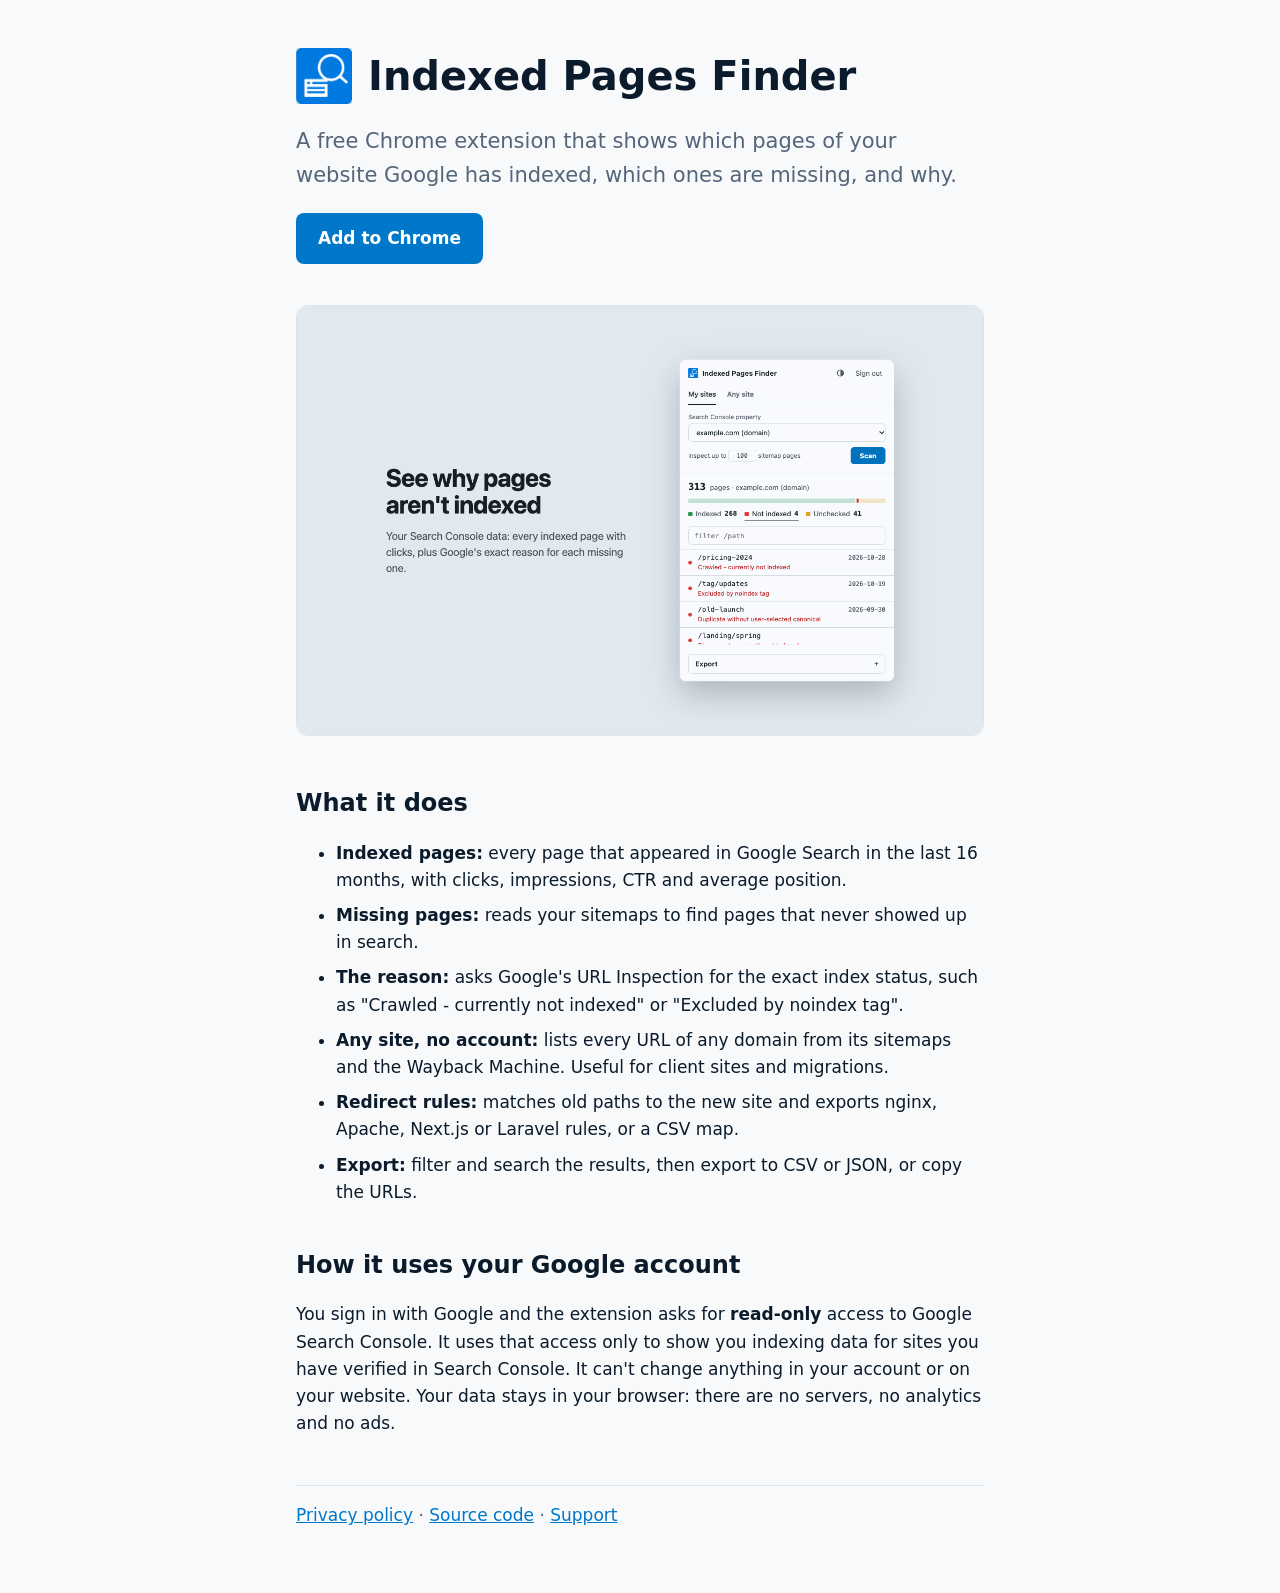
<file: docs/index.html>
<!doctype html>
<html lang="en">
<head>
  <meta charset="utf-8" />
  <meta name="viewport" content="width=device-width, initial-scale=1" />
  <title>Indexed Pages Finder</title>
  <meta name="description" content="Free Chrome extension that shows which of your pages Google has indexed, which are missing, and why, using your Google Search Console data." />
  <link rel="icon" href="icon128.png" />
  <link rel="stylesheet" href="site.css" />
</head>
<body>
  <main>
    <header>
      <img src="icon128.png" alt="" width="56" height="56" />
      <h1>Indexed Pages Finder</h1>
    </header>
    <p class="lead">A free Chrome extension that shows which pages of your website Google has indexed, which ones are missing, and why.</p>
    <p><a class="button" href="https://chromewebstore.google.com/detail/indexed-pages-finder/kocknephdohmkkncdocjfchbdelhmoin">Add to Chrome</a></p>

    <img class="shot" src="screenshots/1-why-not-indexed.png" alt="The extension popup listing pages that are not indexed, each with Google's reason" />

    <h2>What it does</h2>
    <ul>
      <li><strong>Indexed pages:</strong> every page that appeared in Google Search in the last 16 months, with clicks, impressions, CTR and average position.</li>
      <li><strong>Missing pages:</strong> reads your sitemaps to find pages that never showed up in search.</li>
      <li><strong>The reason:</strong> asks Google's URL Inspection for the exact index status, such as "Crawled - currently not indexed" or "Excluded by noindex tag".</li>
      <li><strong>Any site, no account:</strong> lists every URL of any domain from its sitemaps and the Wayback Machine. Useful for client sites and migrations.</li>
      <li><strong>Redirect rules:</strong> matches old paths to the new site and exports nginx, Apache, Next.js or Laravel rules, or a CSV map.</li>
      <li><strong>Export:</strong> filter and search the results, then export to CSV or JSON, or copy the URLs.</li>
    </ul>

    <h2>How it uses your Google account</h2>
    <p>You sign in with Google and the extension asks for <strong>read-only</strong> access to Google Search Console. It uses that access only to show you indexing data for sites you have verified in Search Console. It can't change anything in your account or on your website. Your data stays in your browser: there are no servers, no analytics and no ads.</p>

    <footer>
      <a href="privacy.html">Privacy policy</a> ·
      <a href="https://github.com/emran-alhaddad/indexed_pages_finder_extension">Source code</a> ·
      <a href="https://github.com/emran-alhaddad/indexed_pages_finder_extension/issues">Support</a>
    </footer>
  </main>
</body>
</html>
</file>
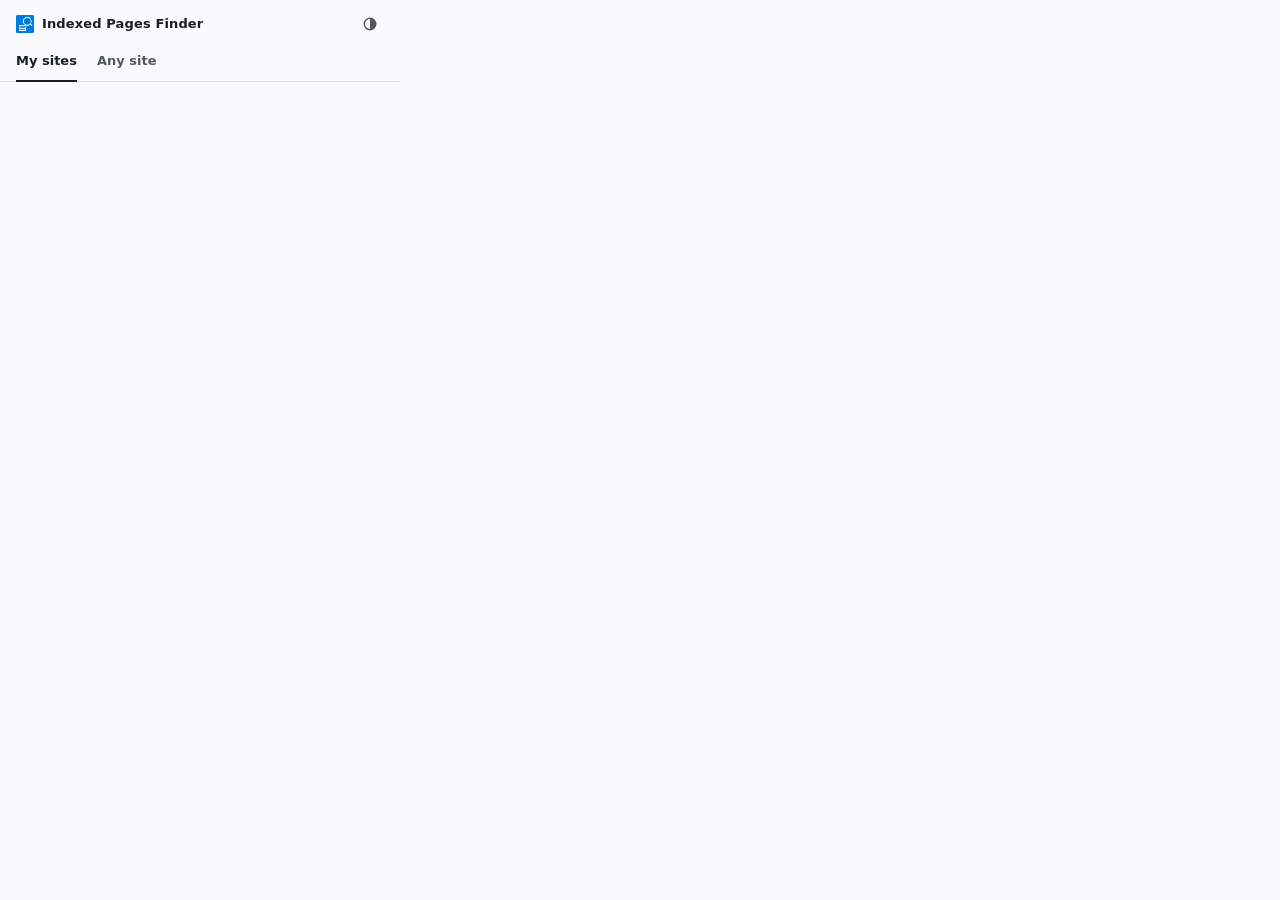
<file: popup.html>
<!DOCTYPE html>
<html lang="en">
<head>
  <meta charset="UTF-8" />
  <title>Indexed Pages Finder</title>
  <style>
    :root {
      color-scheme: light;
      --bg: oklch(0.985 0.004 240);
      --panel: oklch(0.955 0.008 240);
      --ink: oklch(0.23 0.02 250);
      --muted: oklch(0.46 0.02 250);
      --line: oklch(0.89 0.01 245);
      --accent: oklch(0.53 0.15 245);
      --accent-ink: oklch(0.99 0 0);
      --ok: oklch(0.6 0.14 152);
      --ok-ink: oklch(0.45 0.12 152);
      --bad: oklch(0.6 0.2 27);
      --bad-ink: oklch(0.5 0.19 27);
      --warn: oklch(0.75 0.15 75);
      --warn-ink: oklch(0.5 0.11 65);
      --mono: ui-monospace, "SF Mono", Menlo, Consolas, monospace;
      --ease: cubic-bezier(0.25, 1, 0.5, 1);
    }
    :root[data-theme="dark"] {
      color-scheme: dark;
      --bg: oklch(0.2 0.012 250);
      --panel: oklch(0.245 0.014 250);
      --ink: oklch(0.95 0.005 250);
      --muted: oklch(0.73 0.015 250);
      --line: oklch(0.33 0.015 250);
      --accent: oklch(0.75 0.13 235);
      --accent-ink: oklch(0.18 0.02 250);
      --ok: oklch(0.72 0.15 152);
      --ok-ink: oklch(0.78 0.14 152);
      --bad: oklch(0.68 0.19 27);
      --bad-ink: oklch(0.76 0.15 27);
      --warn: oklch(0.8 0.14 80);
      --warn-ink: oklch(0.83 0.12 80);
    }
    @media (prefers-color-scheme: dark) {
      :root:not([data-theme="light"]) {
        color-scheme: dark;
        --bg: oklch(0.2 0.012 250);
        --panel: oklch(0.245 0.014 250);
        --ink: oklch(0.95 0.005 250);
        --muted: oklch(0.73 0.015 250);
        --line: oklch(0.33 0.015 250);
        --accent: oklch(0.75 0.13 235);
        --accent-ink: oklch(0.18 0.02 250);
        --ok: oklch(0.72 0.15 152);
        --ok-ink: oklch(0.78 0.14 152);
        --bad: oklch(0.68 0.19 27);
        --bad-ink: oklch(0.76 0.15 27);
        --warn: oklch(0.8 0.14 80);
        --warn-ink: oklch(0.83 0.12 80);
      }
    }

    * { box-sizing: border-box; }
    body {
      margin: 0;
      width: 400px;
      max-height: 600px; /* Chrome's popup limit; the ledger scrolls, Export stays visible */
      display: flex;
      flex-direction: column;
      background: var(--bg);
      color: var(--ink);
      font: 13px/1.45 system-ui, -apple-system, "Segoe UI", sans-serif;
    }
    button, input, select { font: inherit; color: inherit; }
    :focus-visible { outline: 2px solid var(--accent); outline-offset: 2px; }
    [hidden] { display: none !important; }
    body > :not(.results) { flex-shrink: 0; } /* only the results area may shrink to fit 600px */

    /* Top bar */
    .top { display: flex; align-items: center; gap: 8px; padding: 12px 16px 0; }
    .top img { width: 18px; height: 18px; }
    .top h1 { margin: 0; font-size: 13px; font-weight: 650; flex: 1; letter-spacing: 0.01em; }
    .icon-btn, .text-btn {
      background: none; border: 0; padding: 4px 6px; border-radius: 6px; cursor: pointer; color: var(--muted);
    }
    .icon-btn:hover, .text-btn:hover { color: var(--ink); background: var(--panel); }
    .icon-btn svg { display: block; width: 16px; height: 16px; }

    /* Mode switch: two words on a ruler, the active one sits on the line */
    .modes { display: flex; gap: 20px; padding: 10px 16px 0; border-bottom: 1px solid var(--line); }
    .modes button {
      background: none; border: 0; padding: 6px 0 9px; cursor: pointer; color: var(--muted);
      font-weight: 550; border-bottom: 2px solid transparent; margin-bottom: -1px;
      transition: color 160ms var(--ease), border-color 160ms var(--ease);
    }
    .modes button[aria-selected="true"] { color: var(--ink); border-color: var(--ink); }

    .pane { padding: 14px 16px 4px; }
    .lede { margin: 0 0 12px; color: var(--muted); max-width: 46ch; }
    label.k { display: block; font-size: 11.5px; color: var(--muted); margin-bottom: 4px; }
    .field {
      width: 100%; height: 34px; padding: 0 10px; border-radius: 7px;
      border: 1px solid var(--line); background: var(--bg);
    }
    .field.mono { font-family: var(--mono); font-size: 13px; }
    .field:hover { border-color: color-mix(in oklch, var(--line), var(--ink) 25%); }
    .run { display: flex; align-items: center; gap: 8px; margin-top: 10px; }
    .run .fine { flex: 1; color: var(--muted); font-size: 11.5px; }
    .run .fine input {
      width: 52px; height: 22px; padding: 0 4px; border: 1px solid var(--line); border-radius: 5px;
      background: var(--bg); font-family: var(--mono); font-size: 11.5px; text-align: right;
    }
    .btn {
      height: 32px; padding: 0 16px; border-radius: 7px; border: 1px solid var(--accent);
      background: var(--accent); color: var(--accent-ink); font-weight: 600; cursor: pointer;
      transition: filter 160ms var(--ease);
    }
    .btn:hover { filter: brightness(1.08); }
    .btn:active { filter: brightness(0.95); }
    .btn:disabled { opacity: 0.5; cursor: default; filter: none; }
    .btn.ghost { background: transparent; color: var(--ink); border-color: var(--line); }
    .btn.ghost:hover { background: var(--panel); filter: none; }
    .btn.wide { width: 100%; }

    /* Status readout */
    .readout { padding: 10px 16px 0; min-height: 22px; font-size: 11.5px; color: var(--muted); }
    .readout:not(.error) { font-family: var(--mono); }
    .readout.error { color: var(--bad-ink); }
    .readout:empty { min-height: 0; padding: 0; }
    .readout .note { display: block; font-family: inherit; color: var(--warn-ink); margin-top: 2px; }
    .track { height: 2px; margin: 8px 16px 0; background: var(--line); overflow: hidden; border-radius: 2px; }
    .track i { display: block; height: 100%; background: var(--accent); transform-origin: left; transform: scaleX(0); transition: transform 250ms var(--ease); }
    .track.busy i { width: 30%; transform: none; animation: sweep 1.1s var(--ease) infinite; }
    @keyframes sweep { from { transform: translateX(-100%); } to { transform: translateX(340%); } }

    /* Results */
    .results { margin-top: 12px; border-top: 1px solid var(--line); display: flex; flex-direction: column; flex: 1; min-height: 0; }
    .results > :not(.ledger) { flex-shrink: 0; }
    /* Export open: the drawer takes the list's room (popup height is capped at 600px). */
    .results:has(.export[open]) :is(.ledger, .more, .filter) { display: none; }
    .sum { display: flex; align-items: baseline; gap: 8px; padding: 12px 16px 8px; }
    .sum button { background: none; border: 0; padding: 0; cursor: pointer; font-family: var(--mono); font-size: 18px; font-weight: 600; font-variant-numeric: tabular-nums; }
    .sum button:hover { color: var(--accent); }
    .sum .of { color: var(--muted); flex: 1; min-width: 0; overflow: hidden; text-overflow: ellipsis; white-space: nowrap; }
    .meter { display: flex; height: 8px; margin: 0 16px; gap: 2px; }
    .meter span { border-radius: 2px; min-width: 3px; transition: flex-grow 250ms var(--ease), opacity 160ms; }
    .meter.filtered span:not(.on) { opacity: 0.25; }
    .legend { display: flex; flex-wrap: wrap; gap: 2px 14px; padding: 8px 16px 0; }
    .legend button {
      display: inline-flex; align-items: center; gap: 6px; background: none; border: 0; padding: 3px 0;
      cursor: pointer; color: var(--muted); border-bottom: 1px solid transparent;
    }
    .legend button b { font-family: var(--mono); font-weight: 600; color: var(--ink); font-variant-numeric: tabular-nums; }
    .legend button[aria-pressed="true"] { color: var(--ink); border-bottom-color: var(--ink); }
    .legend .sw { width: 8px; height: 8px; border-radius: 2px; }
    .ok { background: var(--ok); } .bad { background: var(--bad); } .warn { background: var(--warn); } .all { background: var(--muted); }

    .filter { margin: 10px 16px 0; }
    .ledger { list-style: none; margin: 8px 0 0; padding: 0; flex: 1; min-height: 96px; overflow-y: auto; border-top: 1px solid var(--line); }
    .ledger li { display: grid; grid-template-columns: 8px 1fr auto; column-gap: 10px; padding: 6px 16px; border-bottom: 1px solid var(--line); align-items: baseline; }
    .ledger li:hover { background: var(--panel); }
    .ledger .sw { width: 7px; height: 7px; border-radius: 50%; align-self: center; grid-row: 1 / span 2; }
    .ledger a { font-family: var(--mono); font-size: 13px; color: var(--ink); text-decoration: none; white-space: nowrap; overflow: hidden; text-overflow: ellipsis; }
    .ledger a:hover { color: var(--accent); text-decoration: underline; }
    .ledger .n { font-family: var(--mono); font-size: 11.5px; color: var(--muted); font-variant-numeric: tabular-nums; text-align: right; }
    .ledger .why { grid-column: 2 / span 2; font-size: 11.5px; color: var(--muted); white-space: nowrap; overflow: hidden; text-overflow: ellipsis; }
    .ledger .why.bad { background: none; color: var(--bad-ink); }
    .more { padding: 8px 16px 0; font-size: 11.5px; color: var(--muted); }

    /* Export drawer */
    .export { margin: 10px 16px 14px; border: 1px solid var(--line); border-radius: 8px; flex-shrink: 0; }
    .export summary { list-style: none; cursor: pointer; padding: 8px 12px; font-weight: 600; display: flex; justify-content: space-between; }
    .export summary::-webkit-details-marker { display: none; }
    .export summary::after { content: "+"; font-family: var(--mono); color: var(--muted); }
    .export[open] summary::after { content: "−"; }
    .export .body { padding: 0 12px 12px; }
    .row { display: flex; gap: 6px; }
    .row .btn { flex: 1; height: 30px; padding: 0 8px; font-weight: 550; }
    .redir { margin-top: 12px; padding-top: 10px; border-top: 1px dashed var(--line); }
    .redir h2 { margin: 0 0 2px; font-size: 13px; }
    .redir p { margin: 0 0 8px; color: var(--muted); font-size: 11.5px; }
    .redir .row { margin-top: 6px; }
    .redir select.field { flex: 1; }

    @media (prefers-reduced-motion: reduce) {
      *, *::before, *::after { transition: none !important; animation: none !important; }
      .track.busy i { width: 100%; opacity: 0.5; }
    }
  </style>
</head>
<body>
  <div class="top">
    <img src="icons/icon32.png" alt="" />
    <h1>Indexed Pages Finder</h1>
    <button class="icon-btn" id="themeBtn" title="Switch light / dark" aria-label="Switch light or dark theme">
      <svg viewBox="0 0 16 16" fill="currentColor" aria-hidden="true"><path d="M8 1.5a6.5 6.5 0 1 0 0 13 6.5 6.5 0 0 0 0-13Zm0 1.5v10a5 5 0 0 1 0-10Z"/></svg>
    </button>
    <button class="text-btn" id="signOutBtn" hidden>Sign out</button>
  </div>

  <div class="modes" role="tablist" aria-label="Data source">
    <button role="tab" id="tabGsc" aria-selected="true" aria-controls="paneGsc">My sites</button>
    <button role="tab" id="tabAny" aria-selected="false" aria-controls="paneAny">Any site</button>
  </div>

  <section class="pane" id="paneGsc" role="tabpanel" aria-labelledby="tabGsc">
    <div id="signedOut" hidden>
      <p class="lede">Real index data from Google Search Console for sites you've verified: indexed pages, clicks, and the exact reason a page is missing. Read-only.</p>
      <button class="btn wide" id="signInBtn">Sign in with Google</button>
      <p class="lede" style="margin:10px 0 0;font-size:11.5px">Not your site? Use <button class="text-btn" data-goto="any" style="padding:0;color:var(--accent)">Any site</button>.</p>
    </div>
    <div id="signedIn" hidden>
      <label class="k" for="site">Search Console property</label>
      <select class="field" id="site"></select>
      <div class="run">
        <label class="fine" for="inspectLimit">Inspect up to <input type="number" id="inspectLimit" min="0" max="2000" step="50" value="100" /> sitemap pages</label>
        <button class="btn" id="scanBtn">Scan</button>
      </div>
    </div>
  </section>

  <section class="pane" id="paneAny" role="tabpanel" aria-labelledby="tabAny" hidden>
    <label class="k" for="host">Domain</label>
    <input class="field mono" id="host" placeholder="oldclient.com" spellcheck="false" autocomplete="off" />
    <div class="run">
      <span class="fine">Sitemaps + Wayback Machine. No sign-in. Archive lookups can take a minute.</span>
      <button class="btn" id="scanAnyBtn">Scan</button>
    </div>
  </section>

  <div class="readout" id="status" role="status" aria-live="polite"></div>
  <div class="track" id="track" hidden><i id="bar"></i></div>

  <section class="results" id="results" hidden>
    <div class="sum"><button id="total" title="Show all" aria-pressed="true">0</button><span class="of" id="sumText">pages</span></div>
    <div class="meter" id="meter" aria-hidden="true"></div>
    <div class="legend" id="legend" role="group" aria-label="Filter by status"></div>
    <div class="filter"><input type="search" class="field mono" id="search" placeholder="filter /path" aria-label="Filter by path" /></div>
    <ul class="ledger" id="list"></ul>
    <div class="more" id="more"></div>

    <details class="export" id="exportBox">
      <summary>Export</summary>
      <div class="body">
        <div class="row">
          <button class="btn ghost" id="csvBtn">CSV</button>
          <button class="btn ghost" id="jsonBtn">JSON</button>
          <button class="btn ghost" id="copyBtn">Copy URLs</button>
        </div>
        <div class="redir">
          <h2>Redirect rules</h2>
          <p>Matches each path to the new site's sitemap: same path first, then same slug. Unmatched paths are listed as TODO.</p>
          <label class="k" for="newSite">New site</label>
          <input class="field mono" id="newSite" placeholder="newclient.com" spellcheck="false" autocomplete="off" />
          <div class="row">
            <select class="field" id="format" aria-label="Redirect format"></select>
            <button class="btn" id="rulesBtn">Download</button>
          </div>
        </div>
      </div>
    </details>
  </section>

  <script src="lib.js"></script>
  <script src="popup.js"></script>
</body>
</html>
</file>
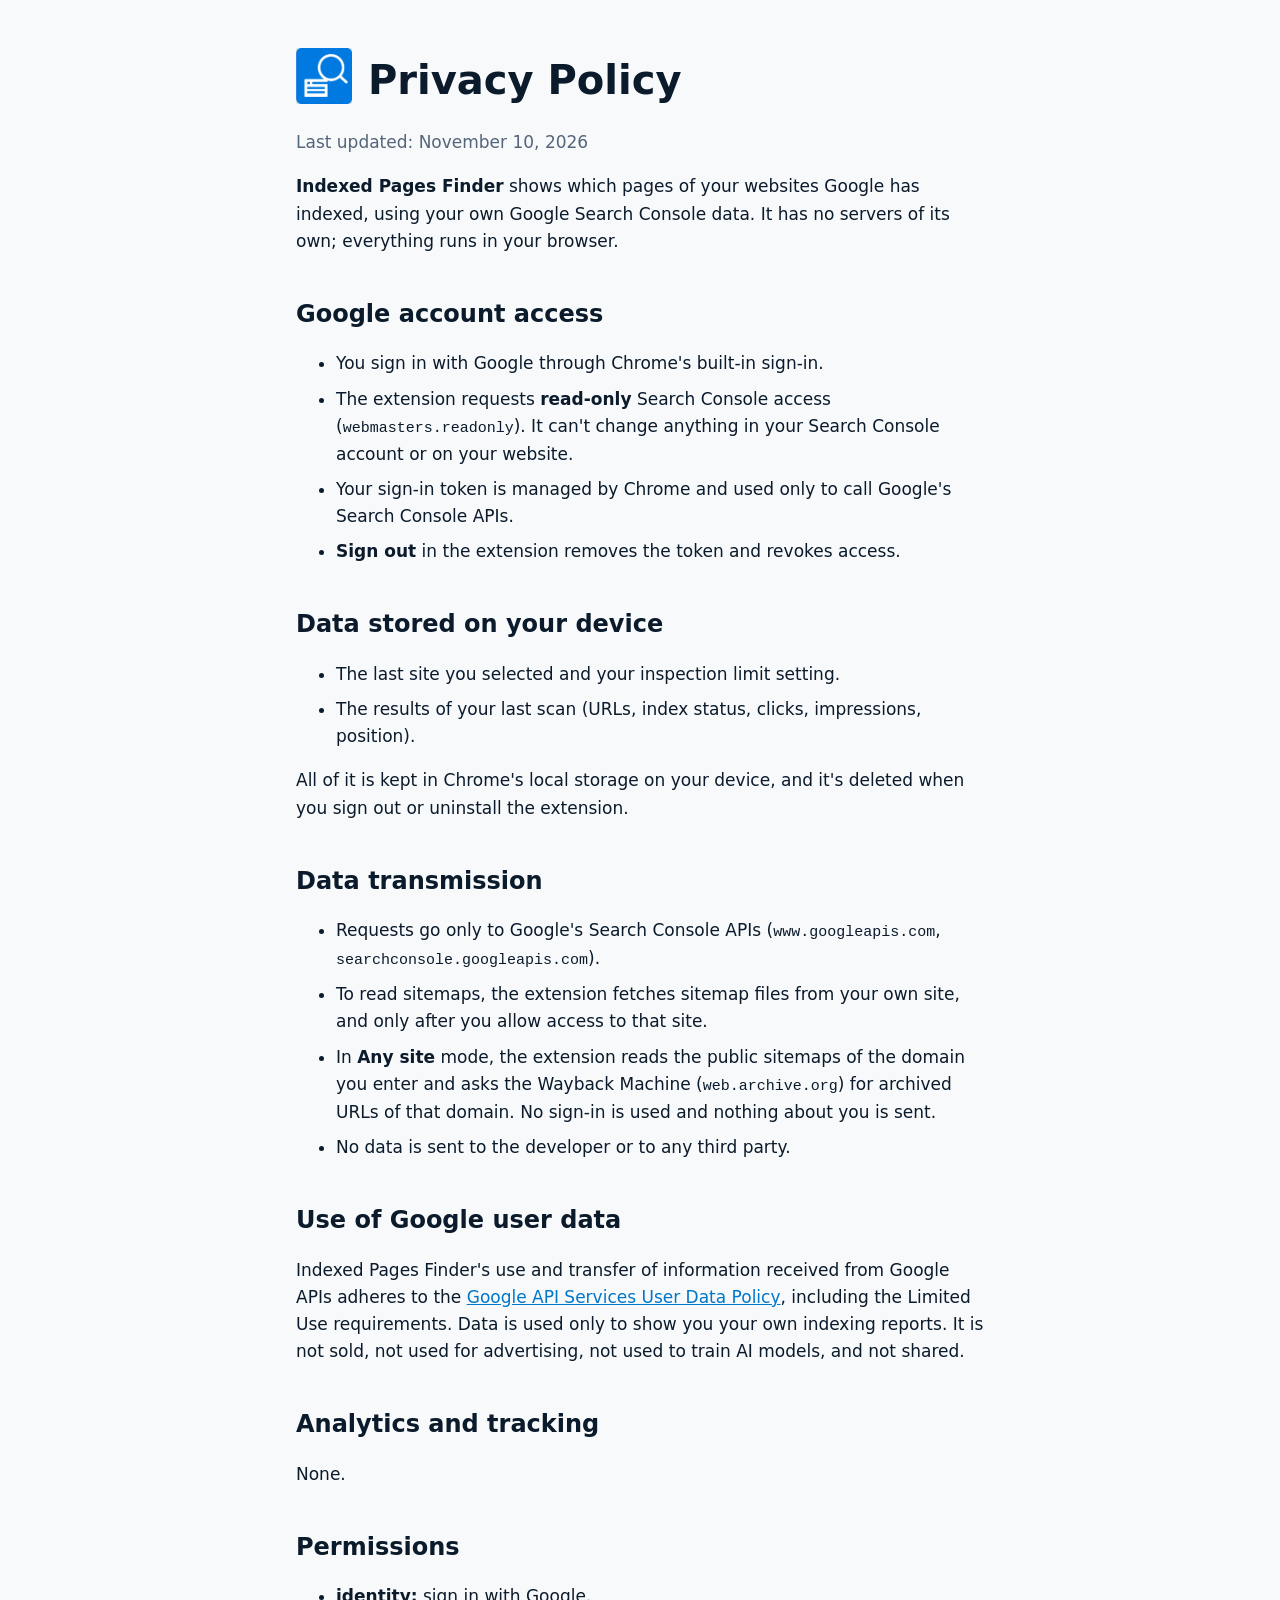
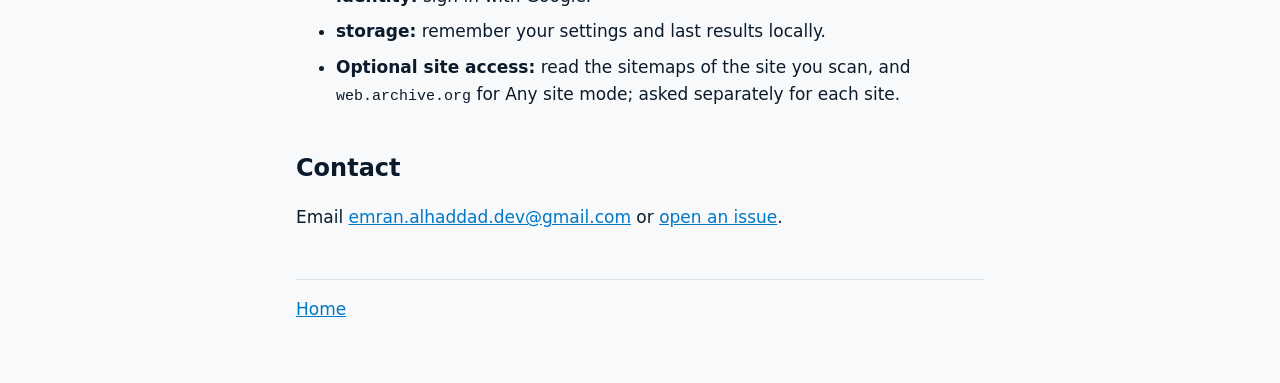
<file: docs/privacy.html>
<!doctype html>
<html lang="en">
<head>
  <meta charset="utf-8" />
  <meta name="viewport" content="width=device-width, initial-scale=1" />
  <title>Privacy Policy · Indexed Pages Finder</title>
  <link rel="icon" href="icon128.png" />
  <link rel="stylesheet" href="site.css" />
</head>
<body>
  <main>
    <header>
      <a href="./"><img src="icon128.png" alt="Indexed Pages Finder home" width="56" height="56" /></a>
      <h1>Privacy Policy</h1>
    </header>
    <p class="muted">Last updated: November 10, 2026</p>

    <p><strong>Indexed Pages Finder</strong> shows which pages of your websites Google has indexed, using your own Google Search Console data. It has no servers of its own; everything runs in your browser.</p>

    <h2>Google account access</h2>
    <ul>
      <li>You sign in with Google through Chrome's built-in sign-in.</li>
      <li>The extension requests <strong>read-only</strong> Search Console access (<code>webmasters.readonly</code>). It can't change anything in your Search Console account or on your website.</li>
      <li>Your sign-in token is managed by Chrome and used only to call Google's Search Console APIs.</li>
      <li><strong>Sign out</strong> in the extension removes the token and revokes access.</li>
    </ul>

    <h2>Data stored on your device</h2>
    <ul>
      <li>The last site you selected and your inspection limit setting.</li>
      <li>The results of your last scan (URLs, index status, clicks, impressions, position).</li>
    </ul>
    <p>All of it is kept in Chrome's local storage on your device, and it's deleted when you sign out or uninstall the extension.</p>

    <h2>Data transmission</h2>
    <ul>
      <li>Requests go only to Google's Search Console APIs (<code>www.googleapis.com</code>, <code>searchconsole.googleapis.com</code>).</li>
      <li>To read sitemaps, the extension fetches sitemap files from your own site, and only after you allow access to that site.</li>
      <li>In <strong>Any site</strong> mode, the extension reads the public sitemaps of the domain you enter and asks the Wayback Machine (<code>web.archive.org</code>) for archived URLs of that domain. No sign-in is used and nothing about you is sent.</li>
      <li>No data is sent to the developer or to any third party.</li>
    </ul>

    <h2>Use of Google user data</h2>
    <p>Indexed Pages Finder's use and transfer of information received from Google APIs adheres to the <a href="https://developers.google.com/terms/api-services-user-data-policy">Google API Services User Data Policy</a>, including the Limited Use requirements. Data is used only to show you your own indexing reports. It is not sold, not used for advertising, not used to train AI models, and not shared.</p>

    <h2>Analytics and tracking</h2>
    <p>None.</p>

    <h2>Permissions</h2>
    <ul>
      <li><strong>identity:</strong> sign in with Google.</li>
      <li><strong>storage:</strong> remember your settings and last results locally.</li>
      <li><strong>Optional site access:</strong> read the sitemaps of the site you scan, and <code>web.archive.org</code> for Any site mode; asked separately for each site.</li>
    </ul>

    <h2>Contact</h2>
    <p>Email <a href="mailto:emran.alhaddad.dev@gmail.com">emran.alhaddad.dev@gmail.com</a> or <a href="https://github.com/emran-alhaddad/indexed_pages_finder_extension/issues">open an issue</a>.</p>

    <footer><a href="./">Home</a></footer>
  </main>
</body>
</html>
</file>
<file: docs/site.css>
:root {
  --bg: #f7f9fb;
  --text: #0b1b2b;
  --muted: #55657a;
  --primary: #0077c8;
  --border: #dde4ec;
}
@media (prefers-color-scheme: dark) {
  :root { --bg: #010e1b; --text: #eef3f8; --muted: #9aaabd; --primary: #33b9ff; --border: #1d2e40; }
}
* { box-sizing: border-box; }
body { margin: 0; background: var(--bg); color: var(--text); font: 17px/1.6 system-ui, -apple-system, "Segoe UI", sans-serif; }
main { max-width: 720px; margin: 0 auto; padding: 48px 16px 64px; }
header { display: flex; align-items: center; gap: 16px; margin-bottom: 16px; }
h1 { font-size: 40px; line-height: 1.1; margin: 0; }
h2 { font-size: 24px; margin: 40px 0 8px; }
.lead { font-size: 21px; color: var(--muted); }
.muted { color: var(--muted); }
a { color: var(--primary); }
.button { display: inline-block; padding: 12px 22px; border-radius: 8px; background: var(--primary); color: #fff; font-weight: 600; text-decoration: none; }
.shot { width: 100%; height: auto; margin-top: 24px; border-radius: 12px; border: 1px solid var(--border); }
li { margin-bottom: 8px; }
code { font-size: 15px; }
footer { margin-top: 48px; padding-top: 16px; border-top: 1px solid var(--border); color: var(--muted); }
</file>
